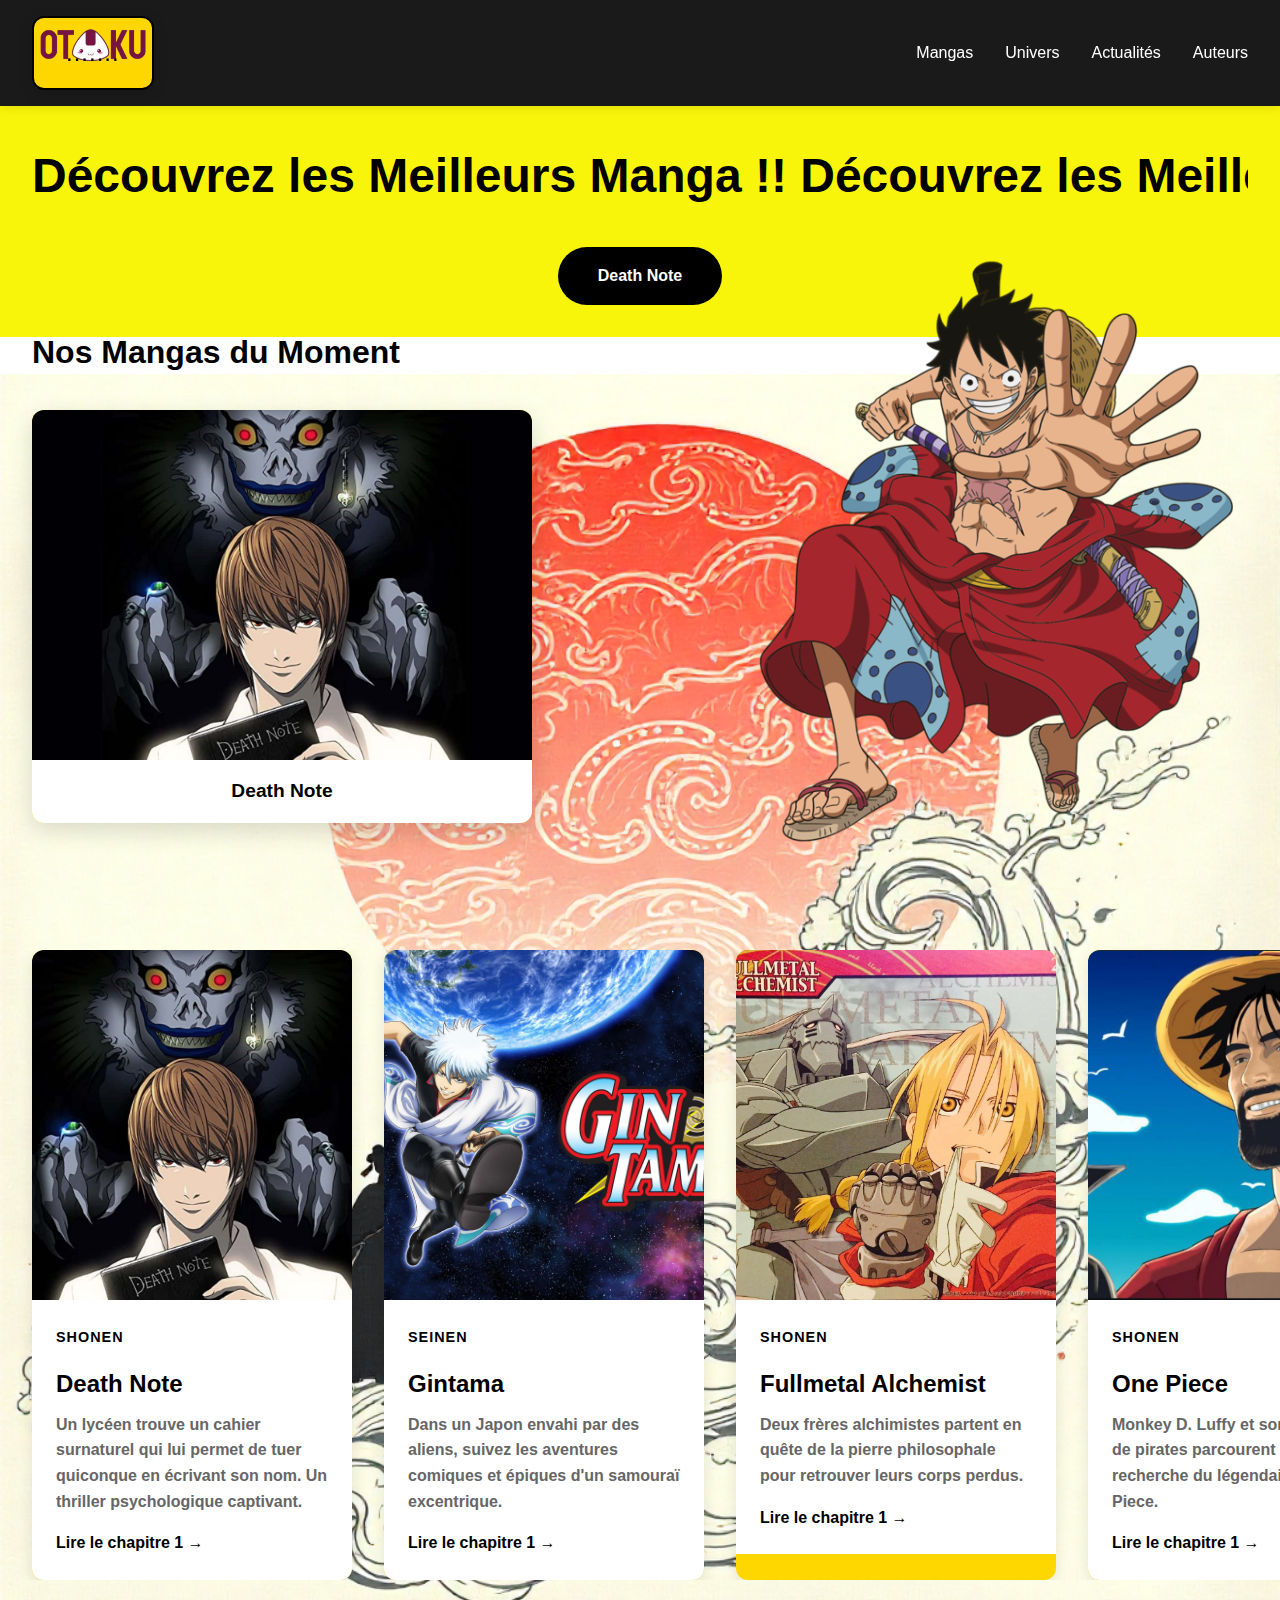
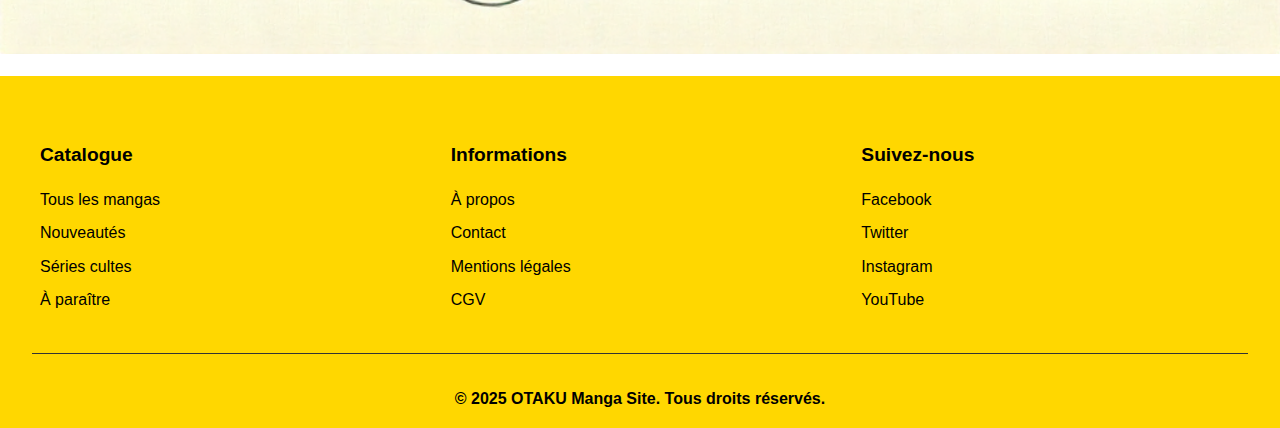
<file: index.html>
<!DOCTYPE html>
<html lang="fr">
<head>
    <meta charset="UTF-8">
    <meta name="viewport" content="width=device-width, initial-scale=1.0">
    
    <!-- SEO Meta Tags -->
    <meta name="description" content="OTAKU - Découvrez les meilleurs mangas du moment. Shonen, Seinen, Shojo et plus encore. Lisez vos mangas préférés en ligne.">
    <meta name="keywords" content="manga, otaku, shonen, seinen, shojo, lecture manga, manga en ligne, Death Note, One Piece, Berserk">
    <meta name="author" content="OTAKU Manga Site">
    <meta property="og:title" content="OTAKU - Les Meilleurs Mangas">
    <meta property="og:description" content="Découvrez et lisez les meilleurs mangas du moment">
    <meta property="og:type" content="website">
    
    <title>OTAKU - Les Meilleurs Mangas en Ligne | Shonen, Seinen, Shojo</title>
    
    <!-- Favicon -->
    <link rel="icon" type="image/png" href="./image/onepiece.png" > 
    
    <link rel="stylesheet" href="style.css">
</head>
<body>
    <!-- Header avec navigation principale -->
    <header role="banner">
        <div class="header-container">
            <a href="index.html" class="logo" aria-label="Retour à l'accueil OTAKU">
                .......
                
            </a>
            
            <nav role="navigation" aria-label="Navigation principale">
                <ul>
                    <li><a href="index.html">Mangas</a></li>
                    <li><a href="deathnote.html">Univers</a></li>
                    <li><a href="youtube.html">Actualités</a></li>
                    <li><a href="onepiece.html">Auteurs</a></li>
                </ul>
            </nav>
        </div>
    </header>

    <!-- Section Hero -->
    <section class="hero" aria-labelledby="hero-title">
        <div class="marquee-container" aria-hidden="true">
            <h1 id="hero-title">Découvrez les Meilleurs Manga !! Découvrez les Meilleurs Manga !!&nbsp;&nbsp;&nbsp;
            Découvrez les Meilleurs !! Découvrez les Meilleurs !!&nbsp;&nbsp;&nbsp;
            </h1>
        </div>
        
        <a href="deathnote.html" class="cta-button">Death Note</a>
    </section>

    <!-- Section Image mise en avant -->

<section class="featured-intro">
    <div class="intro-content">
        <h2 class="section-title">Nos Mangas du Moment</h2>
                    <!-- <p>                        Un lycéen trouve un cahier surnaturel qui lui permet de tuer quiconque 
                        en écrivant son nom a l'interieur de la facon dont il le decide . Un thriller psychologique captivant.</p> -->
        
        <article class="manga-highlight">
            <img src="./image/death-note-.jpg" alt="Death Note manga cover">
            <h3>Death Note</h3>

        </article>
    </div>
    
    <div class="showcase-image">
        <img src="./image/onepiece2.png" alt="Naruto - Manga Shonen emblématique">
    </div>
</section>

       
    <!-- Section des cartes défilantes -->
    <section class="featured" id="featured" aria-labelledby="featured-title">
        <h2 id="featured-title" class="visually-hidden">Collection de mangas</h2>
        
        <div class="cards-grid" role="list">
            <!-- CARTE 1 -->
            <article class="card" role="listitem">
                <div class="card-image">
                    <img src="./image/death-note-.jpg" alt="Death Note manga illustration">  
                                       
                </div>
                <div class="card-content">
                    <span class="card-category">Shonen</span>
                    <h3 class="card-title">Death Note</h3>
                    <p class="card-description">
                        Un lycéen trouve un cahier surnaturel qui lui permet de tuer quiconque 
                        en écrivant son nom. Un thriller psychologique captivant.
                    </p>
                    <a href="deathnote.html" class="card-link" aria-label="Lire Death Note chapitre 1">Lire le chapitre 1 →</a>
                </div>
            </article>

            <!-- CARTE 2 -->
            <article class="card" role="listitem">
                <div class="card-image">
                    <img src="./image/gintama.jpg" alt="Gintama manga illustration">
                </div>
                <div class="card-content">
                    <span class="card-category">Seinen</span>
                    <h3 class="card-title">Gintama</h3>
                    <p class="card-description">
                        Dans un Japon envahi par des aliens, suivez les aventures 
                        comiques et épiques d'un samouraï excentrique.
                    </p>
                    <a href="#" class="card-link" aria-label="Lire Gintama chapitre 1">Lire le chapitre 1 →</a>
                </div>
            </article>

            <!-- CARTE 3 -->
            <article class="card" role="listitem">
                <div class="card-image">
                     <img src="./image/fullmetal-alchemist.jpg" alt="Fullmetal Alchemist manga illustration"> 
                </div>
                <div class="card-content">
                    <span class="card-category">Shonen</span>
                    <h3 class="card-title">Fullmetal Alchemist</h3>
                    <p class="card-description">
                        Deux frères alchimistes partent en quête de la pierre philosophale 
                        pour retrouver leurs corps perdus.
                    </p>
                    <a href="#" class="card-link" aria-label="Lire Fullmetal Alchemist chapitre 1">Lire le chapitre 1 →</a>
                </div>
            </article>

            <!-- CARTE 4 -->
            <article class="card" role="listitem">
                <div class="card-image">
                    <img src="./image/onepiece.png" alt="One Piece manga illustration">
                </div>
                <div class="card-content">
                    <span class="card-category">Shonen</span>
                    <h3 class="card-title">One Piece</h3>
                    <p class="card-description">
                        Monkey D. Luffy et son équipage de pirates parcourent les mers 
                        à la recherche du légendaire trésor One Piece.
                    </p>
                    <a href="onepiece.html" class="card-link" aria-label="Lire One Piece chapitre 1">Lire le chapitre 1 →</a>
                </div>
            </article>

            <!-- CARTE 5 -->
            <article class="card" role="listitem">
                <div class="card-image">
                    <img src="./image/berserk2.jpg" alt="Berserk manga illustration">
                </div>
                <div class="card-content">
                    <span class="card-category">Seinen</span>
                    <h3 class="card-title">Berserk</h3>
                    <p class="card-description">
                        Dans un monde médiéval sombre, Guts lutte contre son destin 
                        avec son épée géante. Un chef-d'œuvre de dark fantasy.
                    </p>
                    <a href="#" class="card-link" aria-label="Lire Berserk chapitre 1">Lire le chapitre 1 →</a>
                </div>
            </article>

            <!-- CARTE 6 -->
            <article class="card" role="listitem">
                <div class="card-image">
                    <img src="./image/vinland.jpg" alt="Berserker manga illustration">
                </div>
                <div class="card-content">
                    <span class="card-category">Seinen</span>
                    <h3 class="card-title">Vinland Saga</h3>
                    <p class="card-description">
                        L'épopée viking d'un jeune guerrier en quête de vengeance 
                        et de rédemption dans l'Europe médiévale.
                    </p>
                    <a href="#" class="card-link" aria-label="Lire Vinland Saga chapitre 1">Lire le chapitre 1 →</a>
                </div>
            </article>
        </div>
    </section>

    <!-- footer -->
    <footer role="contentinfo">
        <div class="footer-container">
            <div class="footer-section">
                <h3>Catalogue</h3>
                <ul>
                    <li><a href="#">Tous les mangas</a></li>
                    <li><a href="#">Nouveautés</a></li>
                    <li><a href="#">Séries cultes</a></li>
                    <li><a href="#">À paraître</a></li>
                </ul>
            </div>
            <div class="footer-section">
                <h3>Informations</h3>
                <ul>
                    <li><a href="#">À propos</a></li>
                    <li><a href="#">Contact</a></li>
                    <li><a href="#">Mentions légales</a></li>
                    <li><a href="#">CGV</a></li>
                </ul>
            </div>
            <div class="footer-section">
                <h3>Suivez-nous</h3>
                <ul>
                    <li><a href="#" aria-label="Suivez-nous sur Facebook">Facebook</a></li>
                    <li><a href="#" aria-label="Suivez-nous sur Twitter">Twitter</a></li>
                    <li><a href="#" aria-label="Suivez-nous sur Instagram">Instagram</a></li>
                    <li><a href="#" aria-label="Suivez-nous sur YouTube">YouTube</a></li>
                </ul>
            </div>
        </div>
        <div class="footer-bottom">
            <p>&copy; 2025 OTAKU Manga Site. Tous droits réservés.</p>
        </div>
    </footer>
</body>
</html>
</file>
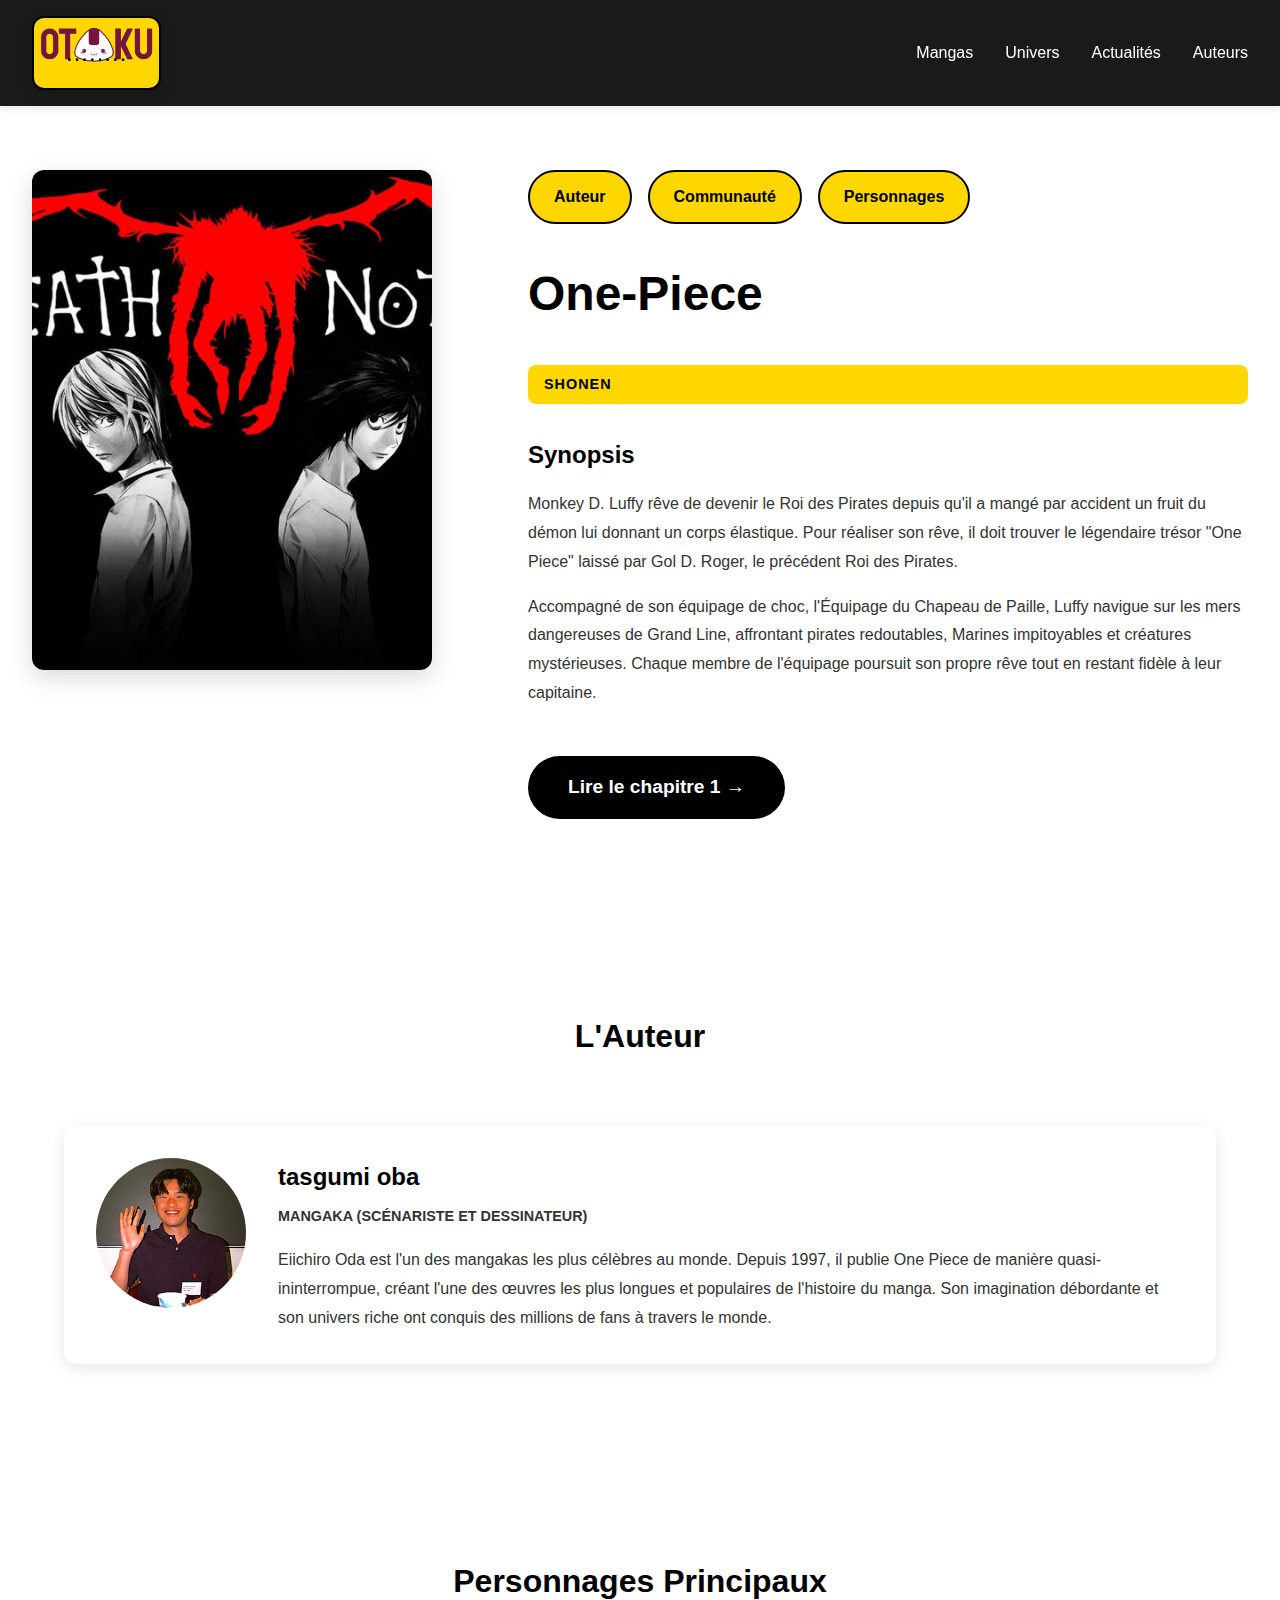
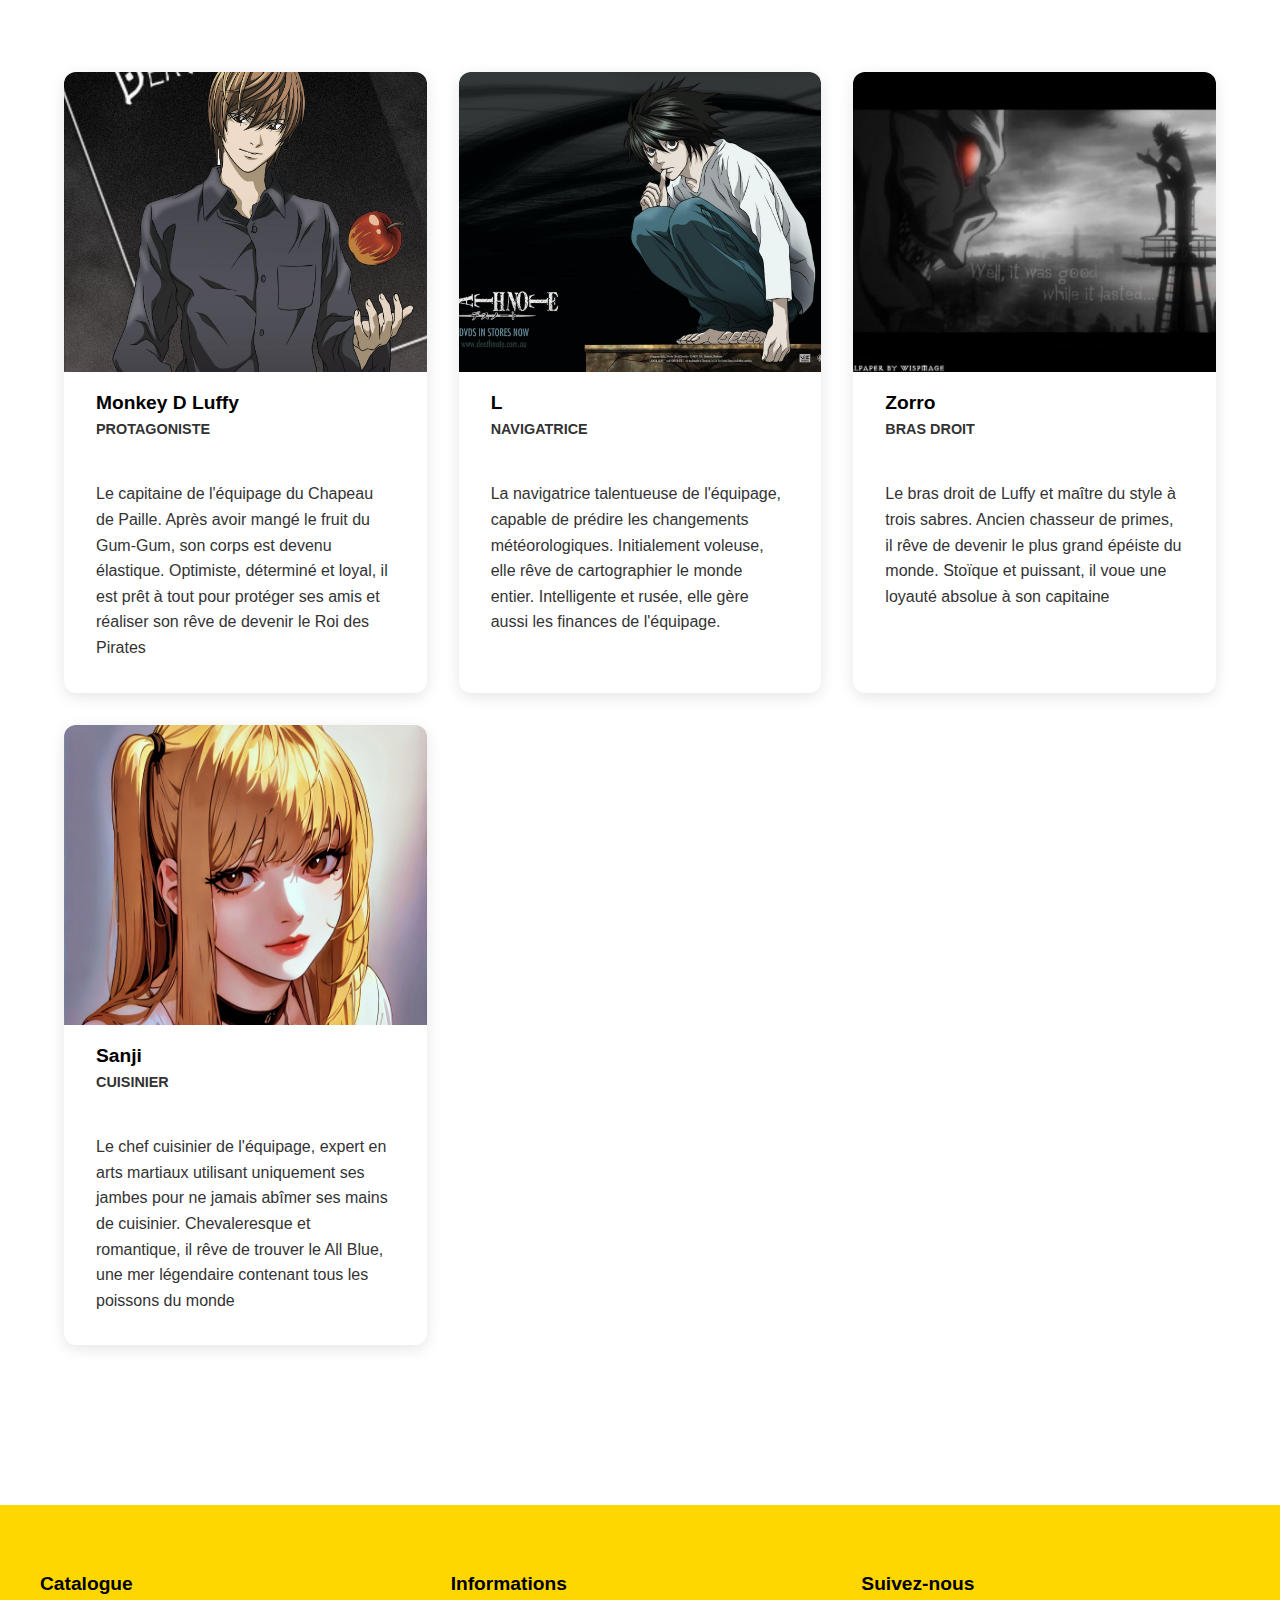
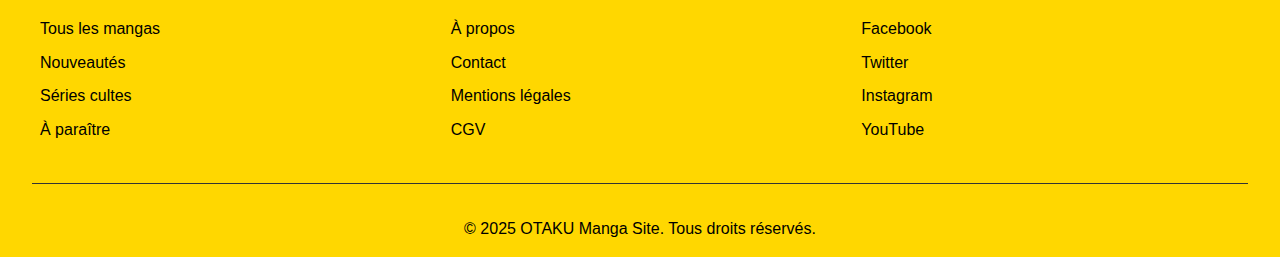
<file: deathnote.html>
<!DOCTYPE html>
<html lang="fr">
<head>
    <meta charset="UTF-8">
    <meta name="viewport" content="width=device-width, initial-scale=1.0">
    
    <!-- SEO Meta Tags -->
    <meta name="description" content="Découvrez [death-note] - Synopsis, auteur, personnages et communauté sur OTAKU">
    <meta name="keywords" content="manga, otaku, [death-note-], lecture manga">
    <meta name="author" content="OTAKU Manga Site">
    
    <title>[One-Piece] - OTAKU</title>
    
    <!-- Favicon -->
    <link rel="icon" type="image/png" href="./image/logo1.png">
    
    <link rel="stylesheet" href="detail.css">
</head>
<body>
    <!-- Header avec navigation principale -->
    <header role="banner">
        <div class="header-container">
            <a href="index.html" class="logo" aria-label="Retour à l'accueil OTAKU">
                ........
            </a>
            
            <nav role="navigation" aria-label="Navigation principale">
                <ul>
                    <li><a href="index.html#mangas">Mangas</a></li>
                    <li><a href="index.html#univers">Univers</a></li>
                    <li><a href="index.html#actualites">Actualités</a></li>
                    <li><a href="pagefan.html">Auteurs</a></li>
                </ul>
            </nav>
        </div>
    </header>

    <!-- Section principale du manga -->
    <main class="manga-detail">
        <div class="manga-container">
            <!-- Image du manga à gauche -->
            <div class="manga-image">
                <img src="./image/death-note.jpg" alt="[onepiece] cover">
            </div>

            <!-- Informations du manga à droite -->
            <div class="manga-info">
                <!-- Boutons de navigation -->
                <div class="manga-buttons">
                    <a href="#auteur" class="info-button">Auteur</a>
                    <a href="#communaute" class="info-button">Communauté</a>
                    <a href="#personnages" class="info-button">Personnages</a>
                </div>

                <!-- Titre du manga -->
                <h1 class="manga-title"> One-Piece</h1>

                <!-- Catégorie -->
                <span class="manga-category">Shonen</span>

                <!-- Résumé -->
                <div class="manga-summary">
                    <h2>Synopsis</h2>
                    <p>
                        Monkey D. Luffy rêve de devenir le Roi des Pirates depuis qu'il a mangé par accident 
                        un fruit du démon lui donnant un corps élastique. Pour réaliser son rêve, il doit trouver 
                        le légendaire trésor "One Piece" laissé par Gol D. Roger, le précédent Roi des Pirates.
                    </p>
                    <p>
                        Accompagné de son équipage de choc, l'Équipage du Chapeau de Paille, Luffy navigue sur les mers 
                        dangereuses de Grand Line, affrontant pirates redoutables,
                         Marines impitoyables et créatures mystérieuses. 
                         Chaque membre de l'équipage poursuit son propre rêve tout en restant fidèle à leur capitaine.
                    </p>
                </div>

                <!-- Bouton de lecture -->
                <a href="#" class="read-button">Lire le chapitre 1 →</a>
            </div>
        </div>

        <!-- Section Auteur -->
        <section id="auteur" class="info-section">
            <div class="section-container">
                <h2 class="section-title">L'Auteur</h2>
                <div class="section-content">
                    <div class="author-card">
                        <img src="./image/auteurdeath.jpg" alt="Photo de l'auteur">
                        <div class="author-info">
                            <h3>tasgumi oba</h3>
                            <p class="author-role">Mangaka (Scénariste et Dessinateur)</p>
                            <p>
                                 Eiichiro Oda est l'un des mangakas les plus célèbres au monde. Depuis 1997, 
                                 il publie One Piece de manière quasi-ininterrompue, créant l'une des œuvres 
                                 les plus longues et populaires de l'histoire du manga. Son imagination débordante 
                                 et son univers riche ont conquis des millions de fans à travers le monde.
                            </p>
                        </div>
                    </div>
                    
                </div>
            </div>
        </section>


        <!-- Section Personnages -->
        <section id="personnages" class="info-section">
            <div class="section-container">
                <h2 class="section-title">Personnages Principaux</h2>
                <div class="characters-grid">
                    <article class="character-card">
                        <img src="./image/ligth yagami.jpg" alt="Luffy">
                        <h3>Monkey D Luffy</h3>
                        <p class="character-role">Protagoniste</p>
                        <p>
                            Le capitaine de l'équipage du Chapeau de Paille. 
                            Après avoir mangé le fruit du Gum-Gum, son corps est devenu élastique.
                             Optimiste, déterminé et loyal, il est prêt à tout pour protéger ses amis 
                             et réaliser son rêve de devenir le Roi des Pirates
                        </p>
                    </article>
                    
                    <article class="character-card">
                        <img src="./image/ldeath.jpg" alt="nami">
                        <h3>L</h3>
                        <p class="character-role">Navigatrice</p>
                        <p>
                           La navigatrice talentueuse de l'équipage, capable de prédire les changements météorologiques.
                            Initialement voleuse, elle rêve de cartographier le monde entier.
                             Intelligente et rusée, elle gère aussi les finances de l'équipage.
                        </p>
                    </article>
                    
                    <article class="character-card">
                        <img src="./image/ryuk2.jpg" alt="Zorro">
                        <h3>Zorro</h3>
                        <p class="character-role">Bras droit</p>
                        <p>
                            Le bras droit de Luffy et maître du style à trois sabres. 
                            Ancien chasseur de primes, il rêve de devenir le plus grand épéiste 
                            du monde. Stoïque et puissant, il voue une loyauté absolue à son capitaine
                        </p>
                    </article>
                    
                    <article class="character-card">
                        <img src="./image/misa.png" alt="sanji">
                        <h3>Sanji</h3>
                        <p class="character-role">Cuisinier</p>
                        <p>
                            Le chef cuisinier de l'équipage, 
                            expert en arts martiaux utilisant uniquement ses jambes pour ne jamais abîmer ses mains de cuisinier. 
                            Chevaleresque et romantique, il rêve de trouver 
                            le All Blue, une mer légendaire contenant tous les poissons du monde
                        </p>
                    </article>
                </div>
            </div>
        </section>
    </main>

    <!-- Footer -->
    <footer role="contentinfo">
        <div class="footer-container">
            <div class="footer-section">
                <h3>Catalogue</h3>
                <ul>
                    <li><a href="index.html#mangas">Tous les mangas</a></li>
                    <li><a href="#">Nouveautés</a></li>
                    <li><a href="#">Séries cultes</a></li>
                    <li><a href="#">À paraître</a></li>
                </ul>
            </div>
            <div class="footer-section">
                <h3>Informations</h3>
                <ul>
                    <li><a href="#">À propos</a></li>
                    <li><a href="#">Contact</a></li>
                    <li><a href="#">Mentions légales</a></li>
                    <li><a href="#">CGV</a></li>
                </ul>
            </div>
            <div class="footer-section">
                <h3>Suivez-nous</h3>
                <ul>
                    <li><a href="#" aria-label="Suivez-nous sur Facebook">Facebook</a></li>
                    <li><a href="#" aria-label="Suivez-nous sur Twitter">Twitter</a></li>
                    <li><a href="#" aria-label="Suivez-nous sur Instagram">Instagram</a></li>
                    <li><a href="#" aria-label="Suivez-nous sur YouTube">YouTube</a></li>
                </ul>
            </div>
        </div>
        <div class="footer-bottom">
            <p>&copy; 2025 OTAKU Manga Site. Tous droits réservés.</p>
        </div>
    </footer>
</body>
</html>
</file>
<file: style.css>
* {
    margin: 0;
    padding: 0;
    box-sizing: border-box;
}

:root {
    /* Typographie */
    --font-family: 'Segoe UI', Tahoma, Geneva, Verdana, sans-serif;
    --font-size-base: 16px;
    --font-size-small: 0.9rem;
    --font-size-medium: 1.2rem;
    --font-size-large: 1.5rem;
    --font-size-xlarge: 2rem;
    --font-size-hero: 3rem;

    /* Couleurs */
    --color-primary: #FFD700;
    --color-primary-dark: #f9f50a;
    --color-text-white: #FFFFFF;
    --color-text-black: #000000;
    --color-background: #FFFFFF;
    --color-gray-light: #f5f5f5;
    --color-gray-medium: #666;
    --color-gray-dark: #333;

    /* Espacements */
    --spacing-xs: 0.5rem;
    --spacing-sm: 1rem;
    --spacing-md: 2rem;
    --spacing-lg: 4rem;
    --spacing-xl: 6rem;

    /* Autres */
    --border-radius-small: 8px;
    --border-radius-medium: 12px;
    --border-radius-large: 50px;
    --shadow-small: 0 2px 10px rgba(0,0,0,0.1);
    --shadow-medium: 0 4px 15px rgba(0,0,0,0.1);
    --shadow-large: 0 8px 25px rgba(0,0,0,0.15);
}

/* Classe d'accessibilité */
.visually-hidden {
    position: absolute;
    width: 1px;
    height: 1px;
    padding: 0;
    margin: -1px;
    overflow: hidden;
    clip: rect(0, 0, 0, 0);
    white-space: nowrap;
    border-width: 0;
}

/* BASE */
body {

    font-family: var(--font-family);
    font-size: var(--font-size-base);
    line-height: 1.6;
    color: var(--color-text-black);
    background-image: url('./image/katafoireu.png');
    background-size: 100%;
    background-position: center;
    background-repeat: no-repeat;

}


/* HEADER & NAVIGATION */
header {
    background-color: #1a1a1a;
    box-shadow: var(--shadow-small);
    position: sticky;
    top: 0;
    z-index: 1000;
}

.header-container {
    max-width: 1400px;
    margin: 0 auto;
    padding: 1rem 2rem;
    display: flex;
    justify-content: space-between;
    align-items: center;
}
p {
    font-size: medium;
    font-family: 'Segoe UI', Tahoma, Geneva, Verdana, sans-serif;
    font-weight: bold;
}

/* Logo avec image en background */
.logo {
    font-size: 1.5rem;
    
    color: var(--color-text-black);
    text-decoration: none;
    letter-spacing: 1px;
    background-image: url('./image/logo1.png');
    background-size: 240%;
    background-position: center;
    background-repeat: no-repeat;
    background-color: var(--color-primary);
    padding: 1rem 2rem;
    border-radius: var(--border-radius-medium);
    box-shadow: var(--shadow-medium);
    border: 2px solid var(--color-text-black);
    position: relative;
    display: inline-block;
    transition: transform 0.3s ease;
}
.logo img{
    margin-top: 100px;

}
.logo:hover {
    transform: translateY(-5px) rotate(-2deg);
}

/* Navigation */
nav ul {
    display: flex;
    list-style: none;
    gap: 2rem;
}

nav a {
    color: var(--color-text-white);
    text-decoration: none;
    font-size: 1rem;
    transition: color 0.3s ease;
    position: relative;
}

nav a::after {
    content: '';
    position: absolute;
    width: 0;
    height: 2px;
    bottom: -5px;
    left: 0;
    background-color: var(--color-primary);
    transition: width 0.3s ease;
}

nav a:hover::after {
    width: 100%;
}

nav a:hover {
    color: var(--color-primary);
}

/* HERO SECTION */
.hero {
    background: var(--color-primary-dark);
    color: var(--color-text-black);
    padding: var(--spacing-md);
    text-align: center;
}

.hero h1 {
    font-size: var(--font-size-hero);
    margin-bottom: var(--spacing-sm);
    font-weight: bold;
}

.marquee-container {
    width: 100%;
    overflow: hidden;
    white-space: nowrap;
}

.marquee-container h1 {
    display: inline-block;
    width: max-content;
    animation: scroll-text 20s linear infinite;
    padding-right: 50vw;
    margin: 0;
}

@keyframes scroll-text {
    0% { transform: translateX(0); }
    100% { transform: translateX(-50%); }
}

.cta-button {
    display: inline-block;
    padding: var(--spacing-sm) 2.5rem;
    background-color: var(--color-text-black);
    color: var(--color-text-white);
    text-decoration: none;
    border-radius: var(--border-radius-large);
    font-weight: bold;
    transition: transform 0.3s ease, box-shadow 0.3s ease;
    margin-top: var(--spacing-md);
}

.cta-button:hover {
    transform: translateY(-3px);
    box-shadow: var(--shadow-large);
}


/* SECTION H2 + IMAGE NARUTO À DROITE */
.featured-intro {
    max-width: 1400px;
    margin: var(--spacing-xl) auto;
    padding: 0 var(--spacing-md);
    display: flex;
    gap: var(--spacing-xl);
    align-items: flex-start;
    margin-top: -10px;
}

.intro-content {
    flex: 1;
    display: flex;
    flex-direction: column;
    gap: var(--spacing-md);
}

.section-title {
    font-size: var(--font-size-xlarge);
    color: var(--color-text-black);
    margin: 0;
}

.manga-highlight {
    background: var(--color-primary);
    border-radius: var(--border-radius-medium);
    overflow: hidden;
    box-shadow: var(--shadow-large);
    transition: transform 0.3s ease;
    width: 500px;
}

.manga-highlight:hover {
    transform: translateY(-5px);
    box-shadow: 0 12px 35px rgba(0,0,0,0.2);
}

.manga-highlight img {
    width: 100%;
    height: 350px;
    object-fit: cover;
    display: block;
}

.manga-highlight h3 {
    padding: var(--spacing-sm);
    text-align: center;
    font-size: var(--font-size-medium);
    background: white;
    margin: 0;
}

.showcase-image {
    flex-shrink: 0;
    width: 500px;
    border-radius: var(--border-radius-medium);
    overflow: hidden;
    margin-top: -75px;
    
}

.showcase-image img {
    width: 100%;
    height: auto;
    display: block;
    object-fit: cover;
    transition: transform 0.5s ease;
}

.showcase-image:hover img {
    transform: scale(1.05);
}

/* FEATURED SECTION (CARTES DÉFILANTES) */
.featured {
    max-width: 100%;
    margin: var(--spacing-xl) auto;
    padding: 0 var(--spacing-md);
    overflow: hidden;
}

.cards-grid {
    display: flex;
    gap: var(--spacing-md);
    animation: scroll-cards 40s linear infinite;
    width: max-content;
}

@keyframes scroll-cards {
    0% { transform: translateX(0); }
    100% { transform: translateX(-50%); }
}

.cards-grid:hover {
    animation-play-state: paused;
}

.card {
    background: var(--color-primary);
    border-radius: var(--border-radius-medium);
    overflow: hidden;
    box-shadow: var(--shadow-medium);
    transition: transform 0.3s ease, box-shadow 0.3s ease;
    min-width: 320px;
    max-width: 320px;
    flex-shrink: 0;
}

.card:hover {
    transform: translateY(-10px);
    box-shadow: var(--shadow-large);
}

.card-image {
    width: 100%;
    height: 350px;
    overflow: hidden;
}

.card-image img {
    width: 100%;
    height: 100%;
    object-fit: cover;
    display: block;
}

.card-content {
    padding: 1.5rem;
    background-color: var(--color-text-white);
}

.card-title {
    font-size: var(--font-size-large);
    margin-bottom: var(--spacing-xs);
    color: var(--color-text-black);
}

.card-category {
    color: var(--color-text-black);
    font-size: var(--font-size-small);
    margin-bottom: var(--spacing-sm);
    text-transform: uppercase;
    letter-spacing: 1px;
    font-weight: bold;
    display: inline-block;
}

.card-description {
    color: var(--color-gray-medium);
    margin-bottom: var(--spacing-sm);
    line-height: 1.6;
}

.card-link {
    color: var(--color-text-black);
    text-decoration: none;
    font-weight: bold;
    transition: color 0.3s ease;
    display: inline-block;
}

.card-link:hover {
    color: var(--color-primary-dark);
}

/* FOOTER */
footer {
    background-color: var(--color-primary);
    color: var(--color-text-black);
    padding: var(--spacing-lg) var(--spacing-md) var(--spacing-sm);
}

.footer-container {
    max-width: 1200px;
    margin: 0 auto;
    display: grid;
    grid-template-columns: repeat(auto-fit, minmax(250px, 1fr));
    gap: var(--spacing-md);
    margin-bottom: var(--spacing-md);
}

.footer-section h3 {
    color: var(--color-text-black);
    margin-bottom: var(--spacing-sm);
    font-size: var(--font-size-medium);
}

.footer-section ul {
    list-style: none;
}

.footer-section a {
    color: var(--color-text-black);
    text-decoration: none;
    display: block;
    margin-bottom: var(--spacing-xs);
    transition: color 0.3s ease;
}

.footer-section a:hover {
    color: var(--color-gray-dark);
    text-decoration: underline;
}

.footer-bottom {
    text-align: center;
    padding-top: var(--spacing-md);
    border-top: 1px solid var(--color-gray-dark);
}

/* RESPONSIVE DESIGN */

/* Tablettes (768px - 1024px) */
@media (max-width: 1024px) {
    .header-container {
        max-width: 100%;
        padding: 1rem 1.5rem;
    }

    .hero h1 {
        font-size: var(--font-size-xlarge);
    }

    .intro-layout {
        flex-direction: column;
        align-items: center;
        gap: var(--spacing-md);
    }

    .section-title {
        text-align: center;
        font-size: var(--font-size-large);
    }

    .manga-highlight {
        width: 100%;
        max-width: 400px;
    }

    .card {
        min-width: 280px;
        max-width: 280px;
    }
}

/* Téléphones (jusqu'à 768px) */
@media (max-width: 768px) {
    .header-container {
        flex-direction: column;
        gap: var(--spacing-sm);
        padding: 1rem;
    }

    .logo {
        font-size: 1.2rem;
        padding: 0.8rem 1.5rem;
    }

    nav ul {
        flex-direction: row;
        flex-wrap: wrap;
        gap: var(--spacing-sm);
        justify-content: center;
    }

    nav a {
        font-size: 0.9rem;
    }

    .hero h1 {
        font-size: var(--font-size-large);
    }

@media (max-width: 1024px) {
    .header-container {
        max-width: 100%;
        padding: 1rem 1.5rem;
    }

    .hero h1 {
        font-size: var(--font-size-xlarge);
    }

    .featured-intro {
        flex-direction: column;
        align-items: center;
    
    }

    .intro-content {
        width: 100%;
        align-items: center;
    }

    .section-title {
        text-align: center;
        font-size: var(--font-size-large);
    }

    .manga-highlight {
        width: 100%;
        max-width: 500px;
    }

    .showcase-image {
        width: 100%;
        max-width: 450px;
    }

    .card {
        min-width: 280px;
        max-width: 280px;
    }
    }
.manga-highlight {
        width: 100%;
        max-width: 350px;
    }

    .manga-highlight img {
        height: 380px;
    }

    .card {
        min-width: 260px;
        max-width: 260px;
    }

    .card-image {
        height: 280px;
    }

    .footer-container {
        grid-template-columns: 1fr;
        gap: var(--spacing-md);
    }
}

/* Petits téléphones (jusqu'à 480px) */
@media (max-width: 480px) {
    .logo {
        font-size: 1rem;
        padding: 0.6rem 1rem;
    }

    nav ul {
        gap: 0.5rem;
    }

    nav a {
        font-size: 0.85rem;
    }

    @media (max-width: 768px) {
    .header-container {
        flex-direction: column;
        gap: var(--spacing-sm);
        padding: 1rem;
    }

    .logo {
        font-size: 1.2rem;
        padding: 0.8rem 1.5rem;
    }

    nav ul {
        flex-direction: row;
        flex-wrap: wrap;
        gap: var(--spacing-sm);
        justify-content: center;
    }

    nav a {
        font-size: 0.9rem;
    }

    .hero h1 {
        font-size: var(--font-size-large);
    }

    .hero {
        padding: var(--spacing-sm);
    }

    .featured-intro {
        flex-direction: column;
    }

    .section-title {
        font-size: var(--font-size-large);
        text-align: center;
    }

    .manga-highlight {
        width: 100%;
        max-width: 400px;
    }

    .manga-highlight img {
        height: 280px;
    }

    .showcase-image {
        width: 100%;
        max-width: 350px;
    }

    .card {
        min-width: 260px;
        max-width: 260px;
    }

    .card-image {
        height: 280px;
    }

    .footer-container {
        grid-template-columns: 1fr;
        gap: var(--spacing-md);
    }
}

    .card {
        min-width: 240px;
        max-width: 240px;
    }
}

/* Grands écrans (1400px et plus) */
@media (min-width: 1400px) {
    .header-container {
        max-width: 1600px;
    }

    .hero h1 {
        font-size: 3.5rem;
    }

    .featured-intro {
        max-width: 1400px;
    }

    .manga-highlight {
        width: 400px;
    }

    .manga-highlight img {
        height: 500px;
    }

    .card {
        min-width: 360px;
        max-width: 360px;
    }

    .footer-container {
        max-width: 1400px;
    }
}
</file>
<file: detail.css>
* {
    margin: 0;
    padding: 0;
    box-sizing: border-box;
}

:root {
    /* Typographie */
    --font-family: 'Segoe UI', Tahoma, Geneva, Verdana, sans-serif;
    --font-size-base: 16px;
    --font-size-small: 0.9rem;
    --font-size-medium: 1.2rem;
    --font-size-large: 1.5rem;
    --font-size-xlarge: 2rem;
    --font-size-hero: 3rem;

    /* Couleurs */
    --color-primary: #FFD700;
    --color-primary-dark: #f9f50a;
    --color-text-white: #FFFFFF;
    --color-text-black: #000000;
    --color-background: #FFFFFF;
    --color-gray-light: #f5f5f5;
    --color-gray-medium: #666;
    --color-gray-dark: #333;

    /* Espacements */
    --spacing-xs: 0.5rem;
    --spacing-sm: 1rem;
    --spacing-md: 2rem;
    --spacing-lg: 4rem;
    --spacing-xl: 6rem;

    /* Autres */
    --border-radius-small: 8px;
    --border-radius-medium: 12px;
    --border-radius-large: 50px;
    --shadow-small: 0 2px 10px rgba(0,0,0,0.1);
    --shadow-medium: 0 4px 15px rgba(0,0,0,0.1);
    --shadow-large: 0 8px 25px rgba(0,0,0,0.15);
}

/* BASE */
body {
    font-family: var(--font-family);
    font-size: var(--font-size-base);
    line-height: 1.6;
    color: var(--color-text-black);
    background: var(--color-background);
}

html {
    scroll-behavior: smooth;
}

/* HEADER & NAVIGATION */
header {
    background-color: #1a1a1a;
    box-shadow: var(--shadow-small);
    position: sticky;
    top: 0;
    z-index: 1000;
}

.header-container {
    max-width: 1400px;
    margin: 0 auto;
    padding: 1rem 2rem;
    display: flex;
    justify-content: space-between;
    align-items: center;
}

/* Logo */
.logo {
    font-size: 1.5rem;
    
    color: var(--color-text-black);
    text-decoration: none;
    letter-spacing: 1px;
    background-image: url('./image/logo1.png');
    background-size: 240%;
    background-position: center;
    background-repeat: no-repeat;
    background-color: var(--color-primary);
    padding: 1rem 2rem;
    border-radius: var(--border-radius-medium);
    box-shadow: var(--shadow-medium);
    border: 2px solid var(--color-text-black);
    position: relative;
    display: inline-block;
    transition: transform 0.3s ease;
}

.logo:hover {
    transform: translateY(-5px) rotate(-2deg);
}

/* Navigation */
nav ul {
    display: flex;
    list-style: none;
    gap: 2rem;
}

nav a {
    color: var(--color-text-white);
    text-decoration: none;
    font-size: 1rem;
    transition: color 0.3s ease;
    position: relative;
}

nav a::after {
    content: '';
    position: absolute;
    width: 0;
    height: 2px;
    bottom: -5px;
    left: 0;
    background-color: var(--color-primary);
    transition: width 0.3s ease;
}

nav a:hover::after {
    width: 100%;
}

nav a:hover {
    color: var(--color-primary);
}

/* SECTION PRINCIPALE MANGA */
.manga-detail {
    max-width: 1400px;
    margin: 0 auto;
    padding: var(--spacing-lg) var(--spacing-md);
}

.manga-container {
    display: flex;
    gap: var(--spacing-xl);
    margin-bottom: var(--spacing-xl);
}

/* Image du manga */
.manga-image {
    flex-shrink: 0;
    width: 400px;
}

.manga-image img {
    width: 100%;
    height: 500px;
    object-fit: cover;
    border-radius: var(--border-radius-medium);
    box-shadow: var(--shadow-large);
    display: block;
}

/* Informations du manga */
.manga-info {
    flex: 1;
    display: flex;
    flex-direction: column;
    gap: var(--spacing-md);
}

/* Boutons de navigation */
.manga-buttons {
    display: flex;
    gap: var(--spacing-sm);
    flex-wrap: wrap;
}

.info-button {
    padding: 0.75rem 1.5rem;
    background-color: var(--color-primary);
    color: var(--color-text-black);
    text-decoration: none;
    border-radius: var(--border-radius-large);
    font-weight: bold;
    transition: transform 0.3s ease, box-shadow 0.3s ease;
    border: 2px solid var(--color-text-black);
}

.info-button:hover {
    transform: translateY(-3px);
    box-shadow: var(--shadow-medium);
}

/* Titre et catégorie */
.manga-title {
    font-size: var(--font-size-hero);
    color: var(--color-text-black);
    margin: 0;
}

.manga-category {
    display: inline-block;
    padding: 0.5rem 1rem;
    background-color: var(--color-primary);
    color: var(--color-text-black);
    font-size: var(--font-size-small);
    font-weight: bold;
    text-transform: uppercase;
    letter-spacing: 1px;
    border-radius: var(--border-radius-small);
}

/* Résumé */
.manga-summary h2 {
    font-size: var(--font-size-large);
    margin-bottom: var(--spacing-sm);
    color: var(--color-text-black);
}

.manga-summary p {
    color: var(--color-gray-dark);
    line-height: 1.8;
    margin-bottom: var(--spacing-sm);
}

/* Bouton de lecture */
.read-button {
    display: inline-block;
    padding: var(--spacing-sm) 2.5rem;
    background-color: var(--color-text-black);
    color: var(--color-text-white);
    text-decoration: none;
    border-radius: var(--border-radius-large);
    font-weight: bold;
    font-size: var(--font-size-medium);
    transition: transform 0.3s ease, box-shadow 0.3s ease;
    align-self: flex-start;
}

.read-button:hover {
    transform: translateY(-3px);
    box-shadow: var(--shadow-large);
}

/* SECTIONS INFORMATIONS */
.info-section {
    padding: var(--spacing-xl) var(--spacing-md);
}

.info-section.alt-bg {
    background-color: var(--color-gray-light);
}

.section-container {
    max-width: 1200px;
    margin: 0 auto;
}

.section-title {
    font-size: var(--font-size-xlarge);
    color: var(--color-text-black);
    margin-bottom: var(--spacing-lg);
    text-align: center;
}

/* Section Auteur */
.section-content {
    display: flex;
    flex-direction: column;
    gap: var(--spacing-lg);
}

.author-card {
    display: flex;
    gap: var(--spacing-md);
    padding: var(--spacing-md);
    background: white;
    border-radius: var(--border-radius-medium);
    box-shadow: var(--shadow-medium);
    transition: transform 0.3s ease;
}

.author-card:hover {
    transform: translateY(-5px);
    box-shadow: var(--shadow-large);
}

.author-card img {
    width: 150px;
    height: 150px;
    border-radius: 50%;
    object-fit: cover;
    flex-shrink: 0;
}

.author-info h3 {
    font-size: var(--font-size-large);
    color: var(--color-text-black);
    margin-bottom: var(--spacing-xs);
}

.author-role {
    color: var(--color-primary-dark);
    font-weight: bold;
    margin-bottom: var(--spacing-sm);
    text-transform: uppercase;
    font-size: var(--font-size-small);
}

.author-info p {
    color: var(--color-gray-dark);
    line-height: 1.8;
}

/* Section Communauté */
.community-stats {
    display: flex;
    justify-content: center;
    gap: var(--spacing-lg);
    margin-bottom: var(--spacing-lg);
}

.stat-card {
    display: flex;
    flex-direction: column;
    align-items: center;
    padding: var(--spacing-md);
    background: white;
    border-radius: var(--border-radius-medium);
    box-shadow: var(--shadow-medium);
    min-width: 150px;
}

.stat-number {
    font-size: var(--font-size-xlarge);
    font-weight: bold;
    color: var(--color-primary-dark);
}

.stat-label {
    color: var(--color-gray-medium);
    font-size: var(--font-size-small);
    text-transform: uppercase;
    letter-spacing: 1px;
}

.community-content {
    background: white;
    padding: var(--spacing-lg);
    border-radius: var(--border-radius-medium);
    box-shadow: var(--shadow-medium);
}

.community-content h3 {
    font-size: var(--font-size-large);
    margin-bottom: var(--spacing-sm);
    color: var(--color-text-black);
}

.community-content p {
    color: var(--color-gray-dark);
    line-height: 1.8;
    margin-bottom: var(--spacing-md);
}

.community-links {
    display: flex;
    gap: var(--spacing-sm);
    flex-wrap: wrap;
}

.community-button {
    padding: 0.75rem 1.5rem;
    background-color: var(--color-primary);
    color: var(--color-text-black);
    text-decoration: none;
    border-radius: var(--border-radius-large);
    font-weight: bold;
    transition: transform 0.3s ease;
    border: 2px solid var(--color-text-black);
}

.community-button:hover {
    transform: translateY(-3px);
    box-shadow: var(--shadow-medium);
}

/* Section Personnages */
.characters-grid {
    display: grid;
    grid-template-columns: repeat(auto-fit, minmax(280px, 1fr));
    gap: var(--spacing-md);
}

.character-card {
    background: white;
    border-radius: var(--border-radius-medium);
    overflow: hidden;
    box-shadow: var(--shadow-medium);
    transition: transform 0.3s ease;
}

.character-card:hover {
    transform: translateY(-5px);
    box-shadow: var(--shadow-large);
}

.character-card img {
    width: 100%;
    height: 300px;
    object-fit: cover;
    display: block;
}

.character-card h3 {
    font-size: var(--font-size-medium);
    color: var(--color-text-black);
    padding: var(--spacing-sm) var(--spacing-md) 0;
}

.character-role {
    color: var(--color-primary-dark);
    font-weight: bold;
    font-size: var(--font-size-small);
    text-transform: uppercase;
    padding: 0 var(--spacing-md);
    margin-bottom: var(--spacing-xs);
    display: block;
}

.character-card p {
    color: var(--color-gray-dark);
    line-height: 1.6;
    padding: 0 var(--spacing-md) var(--spacing-md);
}

/* FOOTER */
footer {
    background-color: var(--color-primary);
    color: var(--color-text-black);
    padding: var(--spacing-lg) var(--spacing-md) var(--spacing-sm);
}

.footer-container {
    max-width: 1200px;
    margin: 0 auto;
    display: grid;
    grid-template-columns: repeat(auto-fit, minmax(250px, 1fr));
    gap: var(--spacing-md);
    margin-bottom: var(--spacing-md);
}

.footer-section h3 {
    color: var(--color-text-black);
    margin-bottom: var(--spacing-sm);
    font-size: var(--font-size-medium);
}

.footer-section ul {
    list-style: none;
}

.footer-section a {
    color: var(--color-text-black);
    text-decoration: none;
    display: block;
    margin-bottom: var(--spacing-xs);
    transition: color 0.3s ease;
}

.footer-section a:hover {
    color: var(--color-gray-dark);
    text-decoration: underline;
}

.footer-bottom {
    text-align: center;
    padding-top: var(--spacing-md);
    border-top: 1px solid var(--color-gray-dark);
}

/* RESPONSIVE DESIGN */

/* Tablettes (768px - 1024px) */
@media (max-width: 1024px) {
    .header-container {
        padding: 1rem 1.5rem;
    }

    .manga-container {
        flex-direction: column;
        align-items: center;
    }

    .manga-image {
        width: 100%;
        max-width: 400px;
    }

    .manga-info {
        width: 100%;
    }

    .manga-title {
        font-size: var(--font-size-xlarge);
    }

    .characters-grid {
        grid-template-columns: repeat(auto-fit, minmax(250px, 1fr));
    }

    .community-stats {
        flex-wrap: wrap;
    }
}

/* Téléphones (jusqu'à 768px) */
@media (max-width: 768px) {
    .header-container {
        flex-direction: column;
        gap: var(--spacing-sm);
        padding: 1rem;
    }

    .logo {
        font-size: 1.2rem;
        padding: 0.8rem 1.5rem;
    }

    nav ul {
        flex-direction: row;
        flex-wrap: wrap;
        gap: var(--spacing-sm);
        justify-content: center;
    }

    nav a {
        font-size: 0.9rem;
    }

    .manga-detail {
        padding: var(--spacing-md) var(--spacing-sm);
    }

    .manga-image {
        max-width: 100%;
    }

    .manga-title {
        font-size: var(--font-size-large);
    }

    .info-button {
        padding: 0.6rem 1rem;
        font-size: 0.9rem;
    }

    .read-button {
        width: 100%;
        text-align: center;
    }

    .author-card {
        flex-direction: column;
        align-items: center;
        text-align: center;
    }

    .author-card img {
        width: 120px;
        height: 120px;
    }

    .community-stats {
        flex-direction: column;
        gap: var(--spacing-sm);
    }

    .stat-card {
        width: 100%;
    }

    .characters-grid {
        grid-template-columns: 1fr;
    }

    .footer-container {
        grid-template-columns: 1fr;
    }
}

/* Petits téléphones (jusqu'à 480px) */
@media (max-width: 480px) {
    .logo {
        font-size: 1rem;
        padding: 0.6rem 1rem;
    }

    nav ul {
        gap: 0.5rem;
    }

    nav a {
        font-size: 0.85rem;
    }

    .manga-title {
        font-size: var(--font-size-medium);
    }

    .section-title {
        font-size: var(--font-size-large);
    }

    .manga-buttons {
        gap: 0.5rem;
    }

    .info-button {
        padding: 0.5rem 1rem;
        font-size: 0.85rem;
    }
}

/* Grands écrans (1400px et plus) */
@media (min-width: 1400px) {
    .manga-detail {
        max-width: 1600px;
    }

    .section-container {
        max-width: 1400px;
    }

    .manga-image {
        width: 450px;
    }

    .characters-grid {
        grid-template-columns: repeat(4, 1fr);
    }
}
</file>
